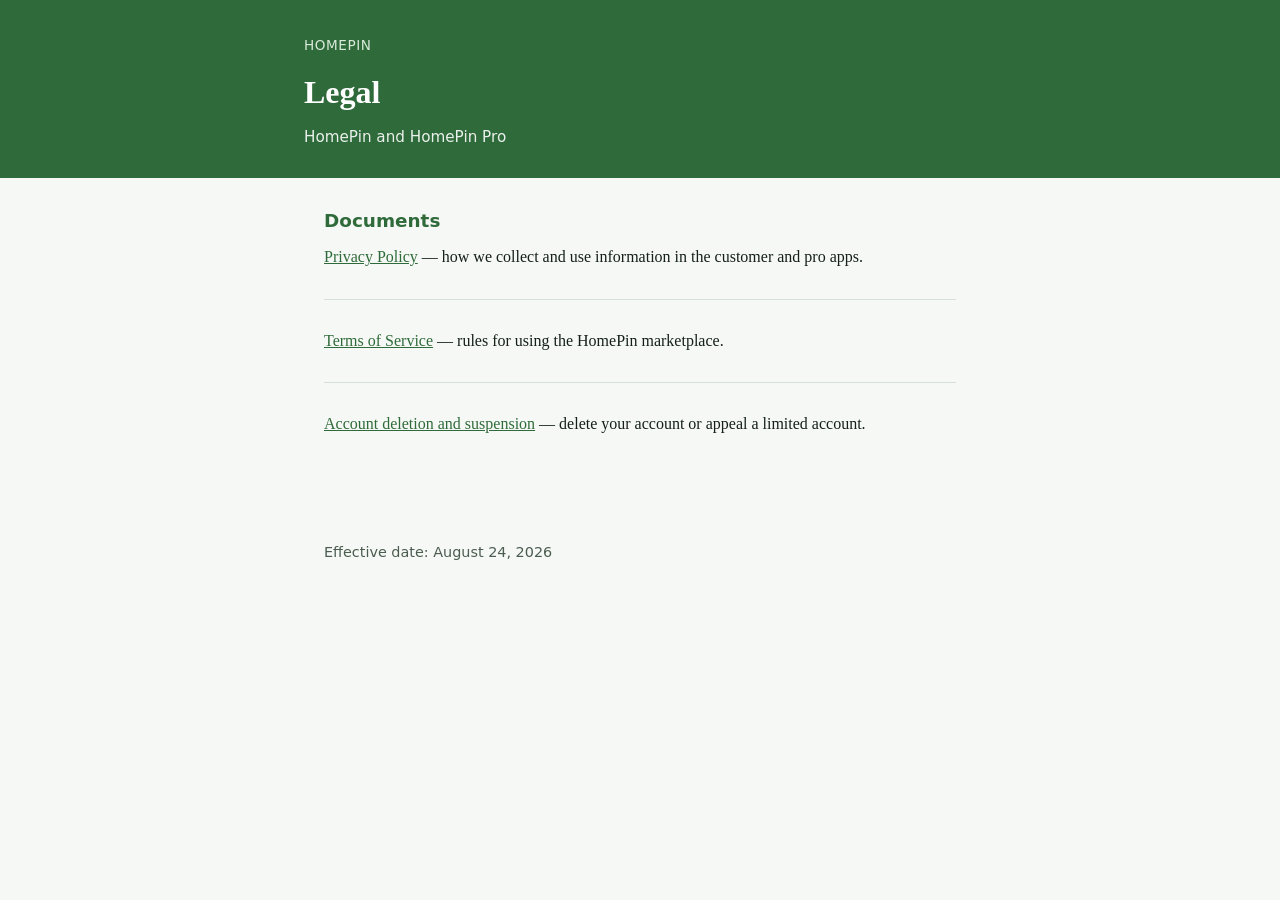
<file: index.html>
<!DOCTYPE html>
<html lang="en">
  <head>
    <meta charset="utf-8" />
    <meta name="viewport" content="width=device-width, initial-scale=1" />
    <title>HomePin legal</title>
    <meta
      name="description"
      content="Privacy Policy, Terms of Service, and account deletion for HomePin and HomePin Pro."
    />
    <link rel="stylesheet" href="./legal.css" />
  </head>
  <body>
    <header>
      <div class="wrap">
        <a href="./index.html">HomePin</a>
        <h1>Legal</h1>
        <p class="meta">HomePin and HomePin Pro</p>
      </div>
    </header>
    <main>
      <section>
        <h2>Documents</h2>
        <p>
          <a href="./privacy.html">Privacy Policy</a> — how we collect and use
          information in the customer and pro apps.
        </p>
      </section>
      <section>
        <p>
          <a href="./terms.html">Terms of Service</a> — rules for using the
          HomePin marketplace.
        </p>
      </section>
      <section>
        <p>
          <a href="./delete-account.html">Account deletion and suspension</a> —
          delete your account or appeal a limited account.
        </p>
      </section>
    </main>
    <footer>Effective date: August 24, 2026</footer>
  </body>
</html>
</file>
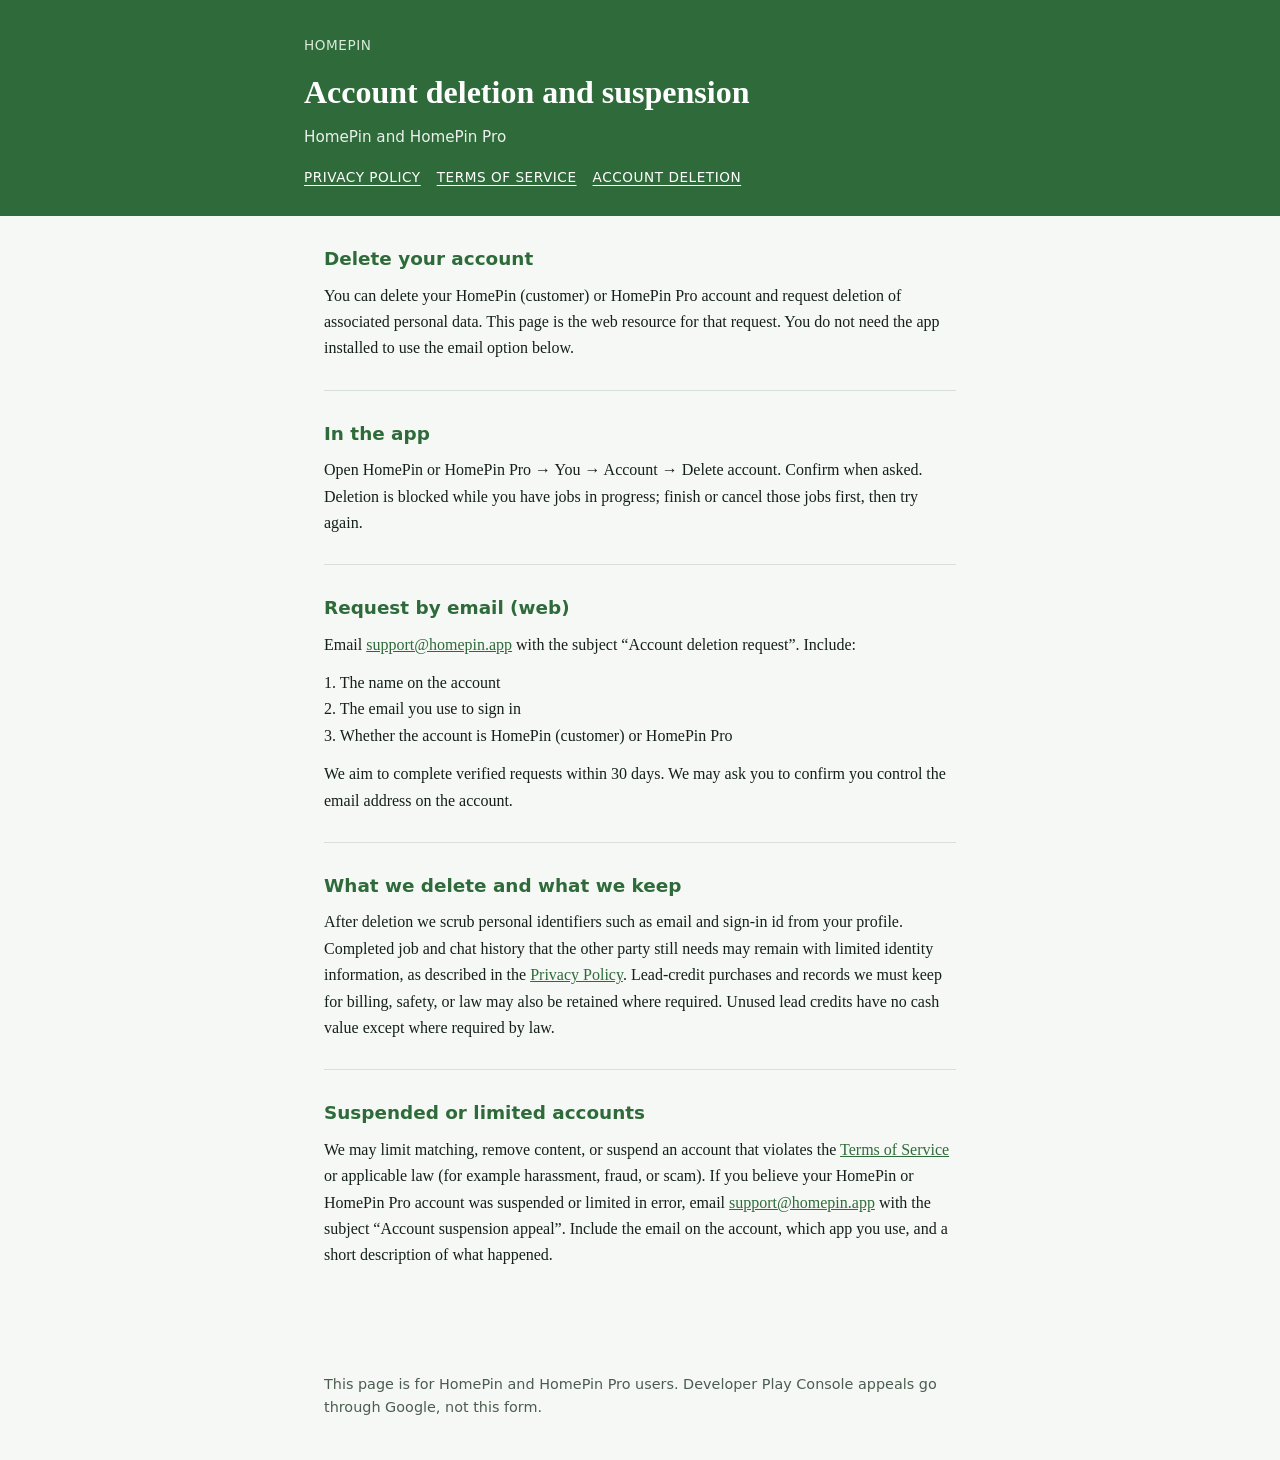
<file: delete-account.html>
<!DOCTYPE html>
<html lang="en">
  <head>
    <meta charset="utf-8" />
    <meta name="viewport" content="width=device-width, initial-scale=1" />
    <title>Account deletion and suspension — HomePin</title>
    <meta
      name="description"
      content="Delete a HomePin or HomePin Pro account, or ask about a suspended or limited account."
    />
    <link rel="stylesheet" href="./legal.css" />
  </head>
  <body>
    <header>
      <div class="wrap">
        <a href="./index.html">HomePin</a>
        <h1>Account deletion and suspension</h1>
        <p class="meta">HomePin and HomePin Pro</p>
        <nav>
          <a href="./privacy.html">Privacy Policy</a>
          <a href="./terms.html">Terms of Service</a>
          <a href="./delete-account.html">Account deletion</a>
        </nav>
      </div>
    </header>
    <main>
      <section id="delete">
        <h2>Delete your account</h2>
        <p>
          You can delete your HomePin (customer) or HomePin Pro account and
          request deletion of associated personal data. This page is the web
          resource for that request. You do not need the app installed to use
          the email option below.
        </p>
      </section>
      <section>
        <h2>In the app</h2>
        <p>
          Open HomePin or HomePin Pro → You → Account → Delete account. Confirm
          when asked. Deletion is blocked while you have jobs in progress;
          finish or cancel those jobs first, then try again.
        </p>
      </section>
      <section>
        <h2>Request by email (web)</h2>
        <p>
          Email
          <a
            href="mailto:support@homepin.app?subject=Account%20deletion%20request&amp;body=Please%20delete%20my%20HomePin%20account.%0A%0AName%3A%20%0AEmail%20on%20the%20account%3A%20%0AApp%20(HomePin%20or%20HomePin%20Pro)%3A%20%0A"
            >support@homepin.app</a
          >
          with the subject “Account deletion request”. Include:
        </p>
        <p style="margin-top: 0.75rem">
          1. The name on the account<br />
          2. The email you use to sign in<br />
          3. Whether the account is HomePin (customer) or HomePin Pro
        </p>
        <p style="margin-top: 0.75rem">
          We aim to complete verified requests within 30 days. We may ask you to
          confirm you control the email address on the account.
        </p>
      </section>
      <section>
        <h2>What we delete and what we keep</h2>
        <p>
          After deletion we scrub personal identifiers such as email and sign-in
          id from your profile. Completed job and chat history that the other
          party still needs may remain with limited identity information, as
          described in the
          <a href="./privacy.html">Privacy Policy</a>. Lead-credit purchases and
          records we must keep for billing, safety, or law may also be retained
          where required. Unused lead credits have no cash value except where
          required by law.
        </p>
      </section>
      <section id="suspension">
        <h2>Suspended or limited accounts</h2>
        <p>
          We may limit matching, remove content, or suspend an account that
          violates the <a href="./terms.html">Terms of Service</a> or applicable
          law (for example harassment, fraud, or scam). If you believe your
          HomePin or HomePin Pro account was suspended or limited in error,
          email
          <a
            href="mailto:support@homepin.app?subject=Account%20suspension%20appeal&amp;body=Please%20review%20my%20HomePin%20account%20suspension.%0A%0AName%3A%20%0AEmail%20on%20the%20account%3A%20%0AApp%20(HomePin%20or%20HomePin%20Pro)%3A%20%0AWhat%20happened%3A%20%0A"
            >support@homepin.app</a
          >
          with the subject “Account suspension appeal”. Include the email on the
          account, which app you use, and a short description of what happened.
        </p>
      </section>
    </main>
    <footer>
      This page is for HomePin and HomePin Pro users. Developer Play Console
      appeals go through Google, not this form.
    </footer>
  </body>
</html>
</file>
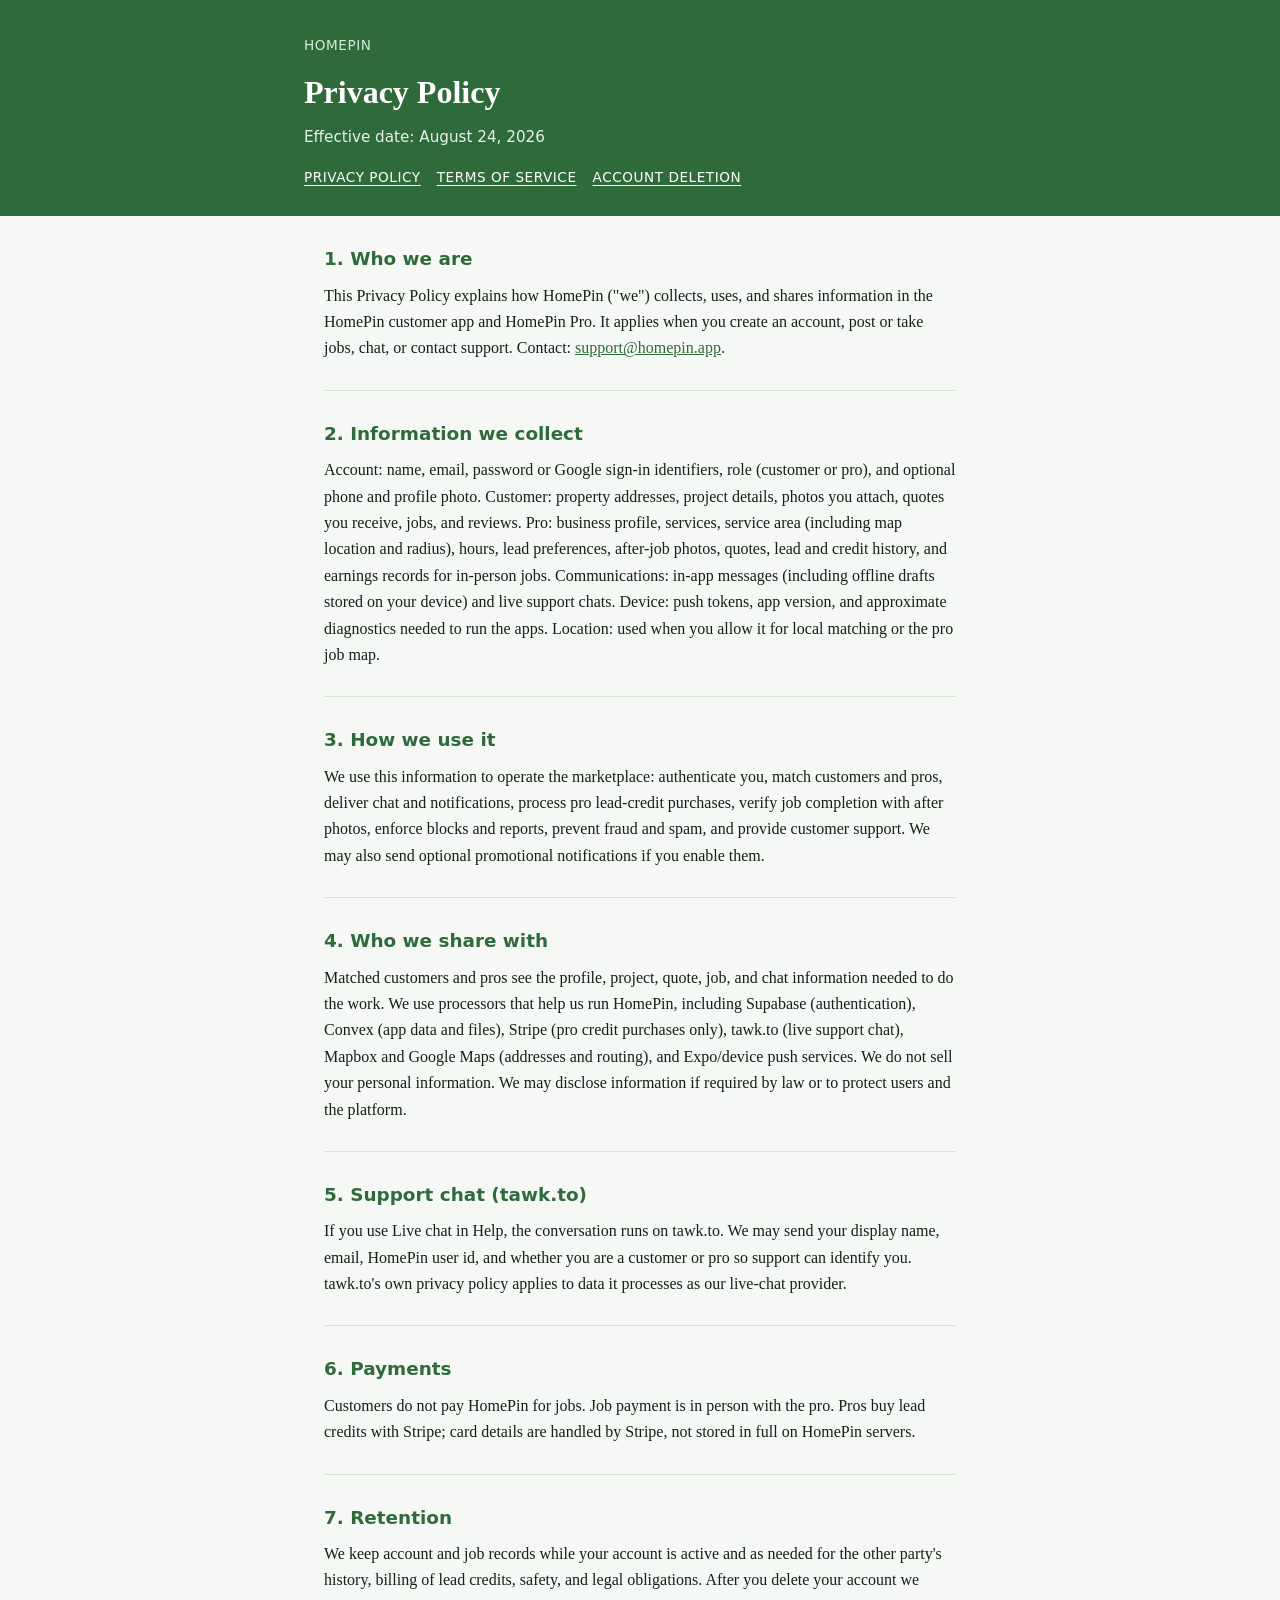
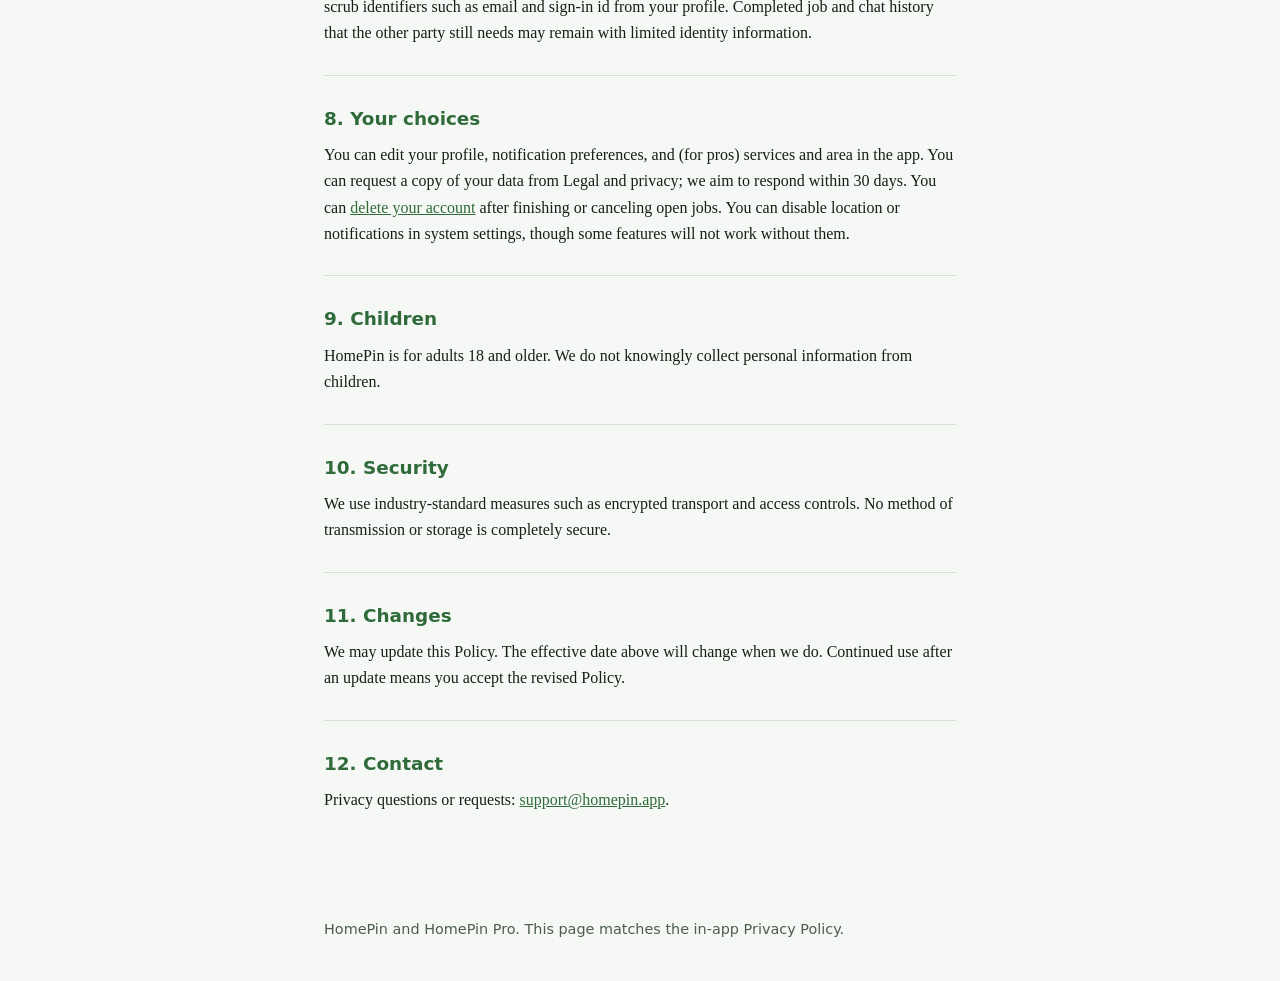
<file: privacy.html>
<!DOCTYPE html>
<html lang="en">
  <head>
    <meta charset="utf-8" />
    <meta name="viewport" content="width=device-width, initial-scale=1" />
    <title>Privacy Policy — HomePin</title>
    <meta
      name="description"
      content="Privacy Policy for the HomePin customer app and HomePin Pro."
    />
    <link rel="stylesheet" href="./legal.css" />
  </head>
  <body>
    <header>
      <div class="wrap">
        <a href="./index.html">HomePin</a>
        <h1>Privacy Policy</h1>
        <p class="meta">Effective date: August 24, 2026</p>
        <nav>
          <a href="./privacy.html">Privacy Policy</a>
          <a href="./terms.html">Terms of Service</a>
          <a href="./delete-account.html">Account deletion</a>
        </nav>
      </div>
    </header>
    <main>
      <section>
        <h2>1. Who we are</h2>
        <p>
          This Privacy Policy explains how HomePin ("we") collects, uses, and
          shares information in the HomePin customer app and HomePin Pro. It
          applies when you create an account, post or take jobs, chat, or
          contact support. Contact:
          <a href="mailto:support@homepin.app">support@homepin.app</a>.
        </p>
      </section>
      <section>
        <h2>2. Information we collect</h2>
        <p>
          Account: name, email, password or Google sign-in identifiers, role
          (customer or pro), and optional phone and profile photo. Customer:
          property addresses, project details, photos you attach, quotes you
          receive, jobs, and reviews. Pro: business profile, services, service
          area (including map location and radius), hours, lead preferences,
          after-job photos, quotes, lead and credit history, and earnings
          records for in-person jobs. Communications: in-app messages (including
          offline drafts stored on your device) and live support chats. Device:
          push tokens, app version, and approximate diagnostics needed to run
          the apps. Location: used when you allow it for local matching or the
          pro job map.
        </p>
      </section>
      <section>
        <h2>3. How we use it</h2>
        <p>
          We use this information to operate the marketplace: authenticate you,
          match customers and pros, deliver chat and notifications, process pro
          lead-credit purchases, verify job completion with after photos,
          enforce blocks and reports, prevent fraud and spam, and provide
          customer support. We may also send optional promotional notifications
          if you enable them.
        </p>
      </section>
      <section>
        <h2>4. Who we share with</h2>
        <p>
          Matched customers and pros see the profile, project, quote, job, and
          chat information needed to do the work. We use processors that help us
          run HomePin, including Supabase (authentication), Convex (app data and
          files), Stripe (pro credit purchases only), tawk.to (live support
          chat), Mapbox and Google Maps (addresses and routing), and Expo/device
          push services. We do not sell your personal information. We may
          disclose information if required by law or to protect users and the
          platform.
        </p>
      </section>
      <section>
        <h2>5. Support chat (tawk.to)</h2>
        <p>
          If you use Live chat in Help, the conversation runs on tawk.to. We may
          send your display name, email, HomePin user id, and whether you are a
          customer or pro so support can identify you. tawk.to's own privacy
          policy applies to data it processes as our live-chat provider.
        </p>
      </section>
      <section>
        <h2>6. Payments</h2>
        <p>
          Customers do not pay HomePin for jobs. Job payment is in person with
          the pro. Pros buy lead credits with Stripe; card details are handled
          by Stripe, not stored in full on HomePin servers.
        </p>
      </section>
      <section>
        <h2>7. Retention</h2>
        <p>
          We keep account and job records while your account is active and as
          needed for the other party's history, billing of lead credits, safety,
          and legal obligations. After you delete your account we scrub
          identifiers such as email and sign-in id from your profile. Completed
          job and chat history that the other party still needs may remain with
          limited identity information.
        </p>
      </section>
      <section>
        <h2>8. Your choices</h2>
        <p>
          You can edit your profile, notification preferences, and (for pros)
          services and area in the app. You can request a copy of your data from
          Legal and privacy; we aim to respond within 30 days. You can
          <a href="./delete-account.html">delete your account</a> after
          finishing or canceling open jobs. You can disable
          location or notifications in system settings, though some features
          will not work without them.
        </p>
      </section>
      <section>
        <h2>9. Children</h2>
        <p>
          HomePin is for adults 18 and older. We do not knowingly collect
          personal information from children.
        </p>
      </section>
      <section>
        <h2>10. Security</h2>
        <p>
          We use industry-standard measures such as encrypted transport and
          access controls. No method of transmission or storage is completely
          secure.
        </p>
      </section>
      <section>
        <h2>11. Changes</h2>
        <p>
          We may update this Policy. The effective date above will change when
          we do. Continued use after an update means you accept the revised
          Policy.
        </p>
      </section>
      <section>
        <h2>12. Contact</h2>
        <p>
          Privacy questions or requests:
          <a href="mailto:support@homepin.app">support@homepin.app</a>.
        </p>
      </section>
    </main>
    <footer>
      HomePin and HomePin Pro. This page matches the in-app Privacy Policy.
    </footer>
  </body>
</html>
</file>
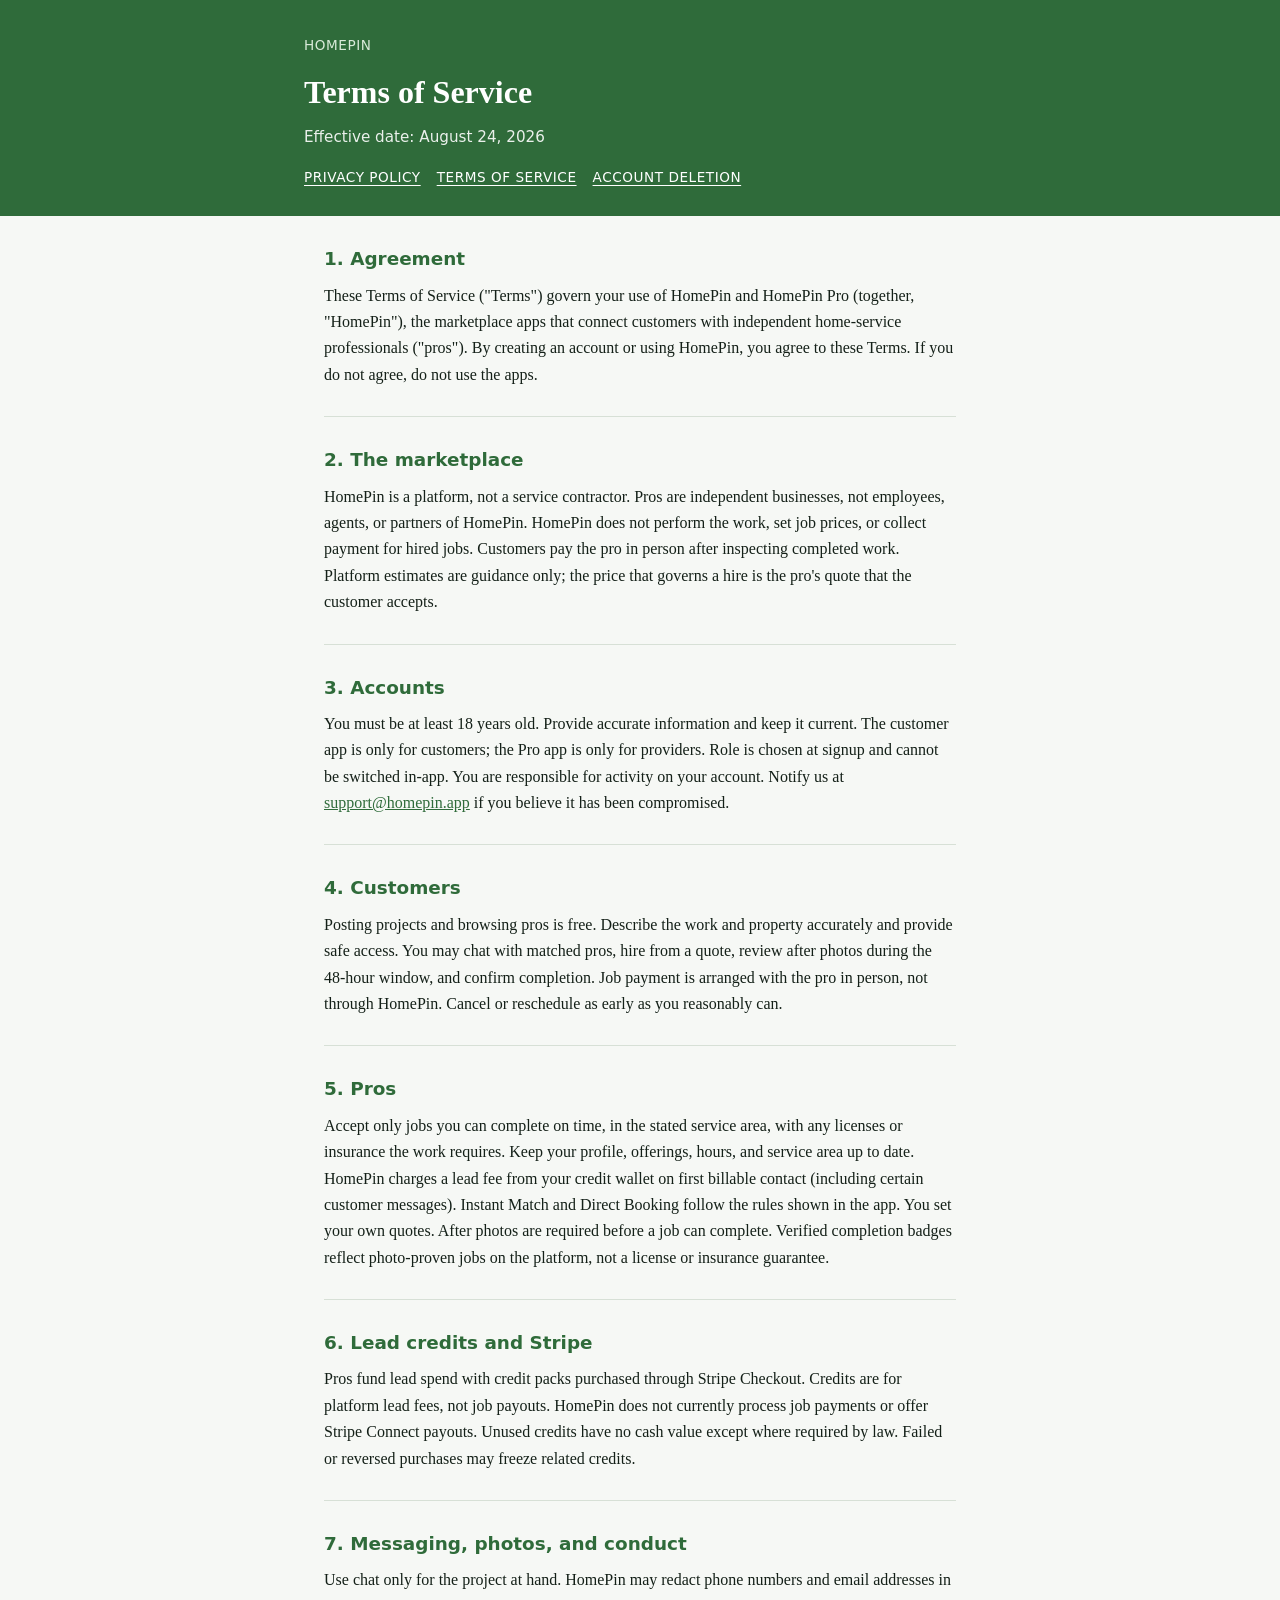
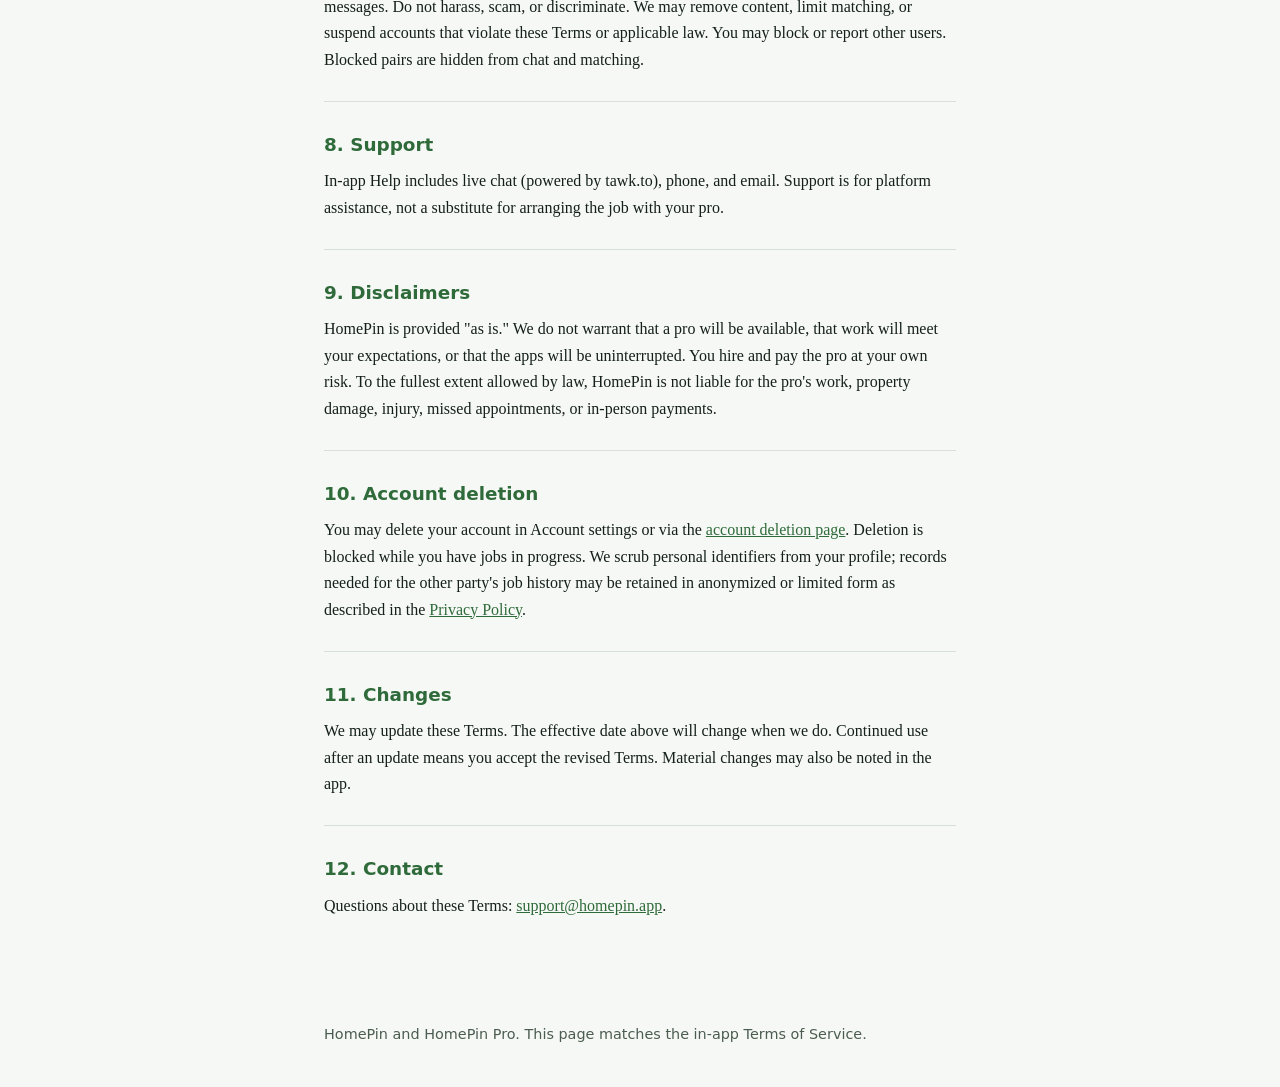
<file: terms.html>
<!DOCTYPE html>
<html lang="en">
  <head>
    <meta charset="utf-8" />
    <meta name="viewport" content="width=device-width, initial-scale=1" />
    <title>Terms of Service — HomePin</title>
    <meta
      name="description"
      content="Terms of Service for the HomePin customer app and HomePin Pro."
    />
    <link rel="stylesheet" href="./legal.css" />
  </head>
  <body>
    <header>
      <div class="wrap">
        <a href="./index.html">HomePin</a>
        <h1>Terms of Service</h1>
        <p class="meta">Effective date: August 24, 2026</p>
        <nav>
          <a href="./privacy.html">Privacy Policy</a>
          <a href="./terms.html">Terms of Service</a>
          <a href="./delete-account.html">Account deletion</a>
        </nav>
      </div>
    </header>
    <main>
      <section>
        <h2>1. Agreement</h2>
        <p>
          These Terms of Service ("Terms") govern your use of HomePin and
          HomePin Pro (together, "HomePin"), the marketplace apps that connect
          customers with independent home-service professionals ("pros"). By
          creating an account or using HomePin, you agree to these Terms. If you
          do not agree, do not use the apps.
        </p>
      </section>
      <section>
        <h2>2. The marketplace</h2>
        <p>
          HomePin is a platform, not a service contractor. Pros are independent
          businesses, not employees, agents, or partners of HomePin. HomePin
          does not perform the work, set job prices, or collect payment for
          hired jobs. Customers pay the pro in person after inspecting completed
          work. Platform estimates are guidance only; the price that governs a
          hire is the pro's quote that the customer accepts.
        </p>
      </section>
      <section>
        <h2>3. Accounts</h2>
        <p>
          You must be at least 18 years old. Provide accurate information and
          keep it current. The customer app is only for customers; the Pro app
          is only for providers. Role is chosen at signup and cannot be switched
          in-app. You are responsible for activity on your account. Notify us at
          <a href="mailto:support@homepin.app">support@homepin.app</a> if you
          believe it has been compromised.
        </p>
      </section>
      <section>
        <h2>4. Customers</h2>
        <p>
          Posting projects and browsing pros is free. Describe the work and
          property accurately and provide safe access. You may chat with matched
          pros, hire from a quote, review after photos during the 48-hour
          window, and confirm completion. Job payment is arranged with the pro
          in person, not through HomePin. Cancel or reschedule as early as you
          reasonably can.
        </p>
      </section>
      <section>
        <h2>5. Pros</h2>
        <p>
          Accept only jobs you can complete on time, in the stated service area,
          with any licenses or insurance the work requires. Keep your profile,
          offerings, hours, and service area up to date. HomePin charges a lead
          fee from your credit wallet on first billable contact (including
          certain customer messages). Instant Match and Direct Booking follow
          the rules shown in the app. You set your own quotes. After photos are
          required before a job can complete. Verified completion badges reflect
          photo-proven jobs on the platform, not a license or insurance
          guarantee.
        </p>
      </section>
      <section>
        <h2>6. Lead credits and Stripe</h2>
        <p>
          Pros fund lead spend with credit packs purchased through Stripe
          Checkout. Credits are for platform lead fees, not job payouts. HomePin
          does not currently process job payments or offer Stripe Connect
          payouts. Unused credits have no cash value except where required by
          law. Failed or reversed purchases may freeze related credits.
        </p>
      </section>
      <section>
        <h2>7. Messaging, photos, and conduct</h2>
        <p>
          Use chat only for the project at hand. HomePin may redact phone
          numbers and email addresses in messages. Do not harass, scam, or
          discriminate. We may remove content, limit matching, or suspend
          accounts that violate these Terms or applicable law. You may block or
          report other users. Blocked pairs are hidden from chat and matching.
        </p>
      </section>
      <section>
        <h2>8. Support</h2>
        <p>
          In-app Help includes live chat (powered by tawk.to), phone, and email.
          Support is for platform assistance, not a substitute for arranging the
          job with your pro.
        </p>
      </section>
      <section>
        <h2>9. Disclaimers</h2>
        <p>
          HomePin is provided "as is." We do not warrant that a pro will be
          available, that work will meet your expectations, or that the apps
          will be uninterrupted. You hire and pay the pro at your own risk. To
          the fullest extent allowed by law, HomePin is not liable for the pro's
          work, property damage, injury, missed appointments, or in-person
          payments.
        </p>
      </section>
      <section>
        <h2>10. Account deletion</h2>
        <p>
          You may delete your account in Account settings or via the
          <a href="./delete-account.html">account deletion page</a>. Deletion is
          blocked while you have jobs in progress. We scrub personal identifiers from
          your profile; records needed for the other party's job history may be
          retained in anonymized or limited form as described in the
          <a href="./privacy.html">Privacy Policy</a>.
        </p>
      </section>
      <section>
        <h2>11. Changes</h2>
        <p>
          We may update these Terms. The effective date above will change when
          we do. Continued use after an update means you accept the revised
          Terms. Material changes may also be noted in the app.
        </p>
      </section>
      <section>
        <h2>12. Contact</h2>
        <p>
          Questions about these Terms:
          <a href="mailto:support@homepin.app">support@homepin.app</a>.
        </p>
      </section>
    </main>
    <footer>
      HomePin and HomePin Pro. This page matches the in-app Terms of Service.
    </footer>
  </body>
</html>
</file>
<file: legal.css>
:root {
  --green: #2f6b3a;
  --ink: #142018;
  --muted: #4b5c50;
  --paper: #f6f8f5;
  --line: #d7e0d6;
}

* {
  box-sizing: border-box;
}

body {
  margin: 0;
  font-family: Georgia, "Times New Roman", serif;
  color: var(--ink);
  background: var(--paper);
  line-height: 1.65;
}

header {
  background: var(--green);
  color: #fff;
  padding: 2rem 1.25rem 1.75rem;
}

header .wrap,
main,
footer {
  max-width: 42rem;
  margin: 0 auto;
}

header a {
  color: #d9ead9;
  text-decoration: none;
  font-family: system-ui, sans-serif;
  font-size: 0.85rem;
  letter-spacing: 0.04em;
  text-transform: uppercase;
}

h1 {
  margin: 0.5rem 0 0.35rem;
  font-size: 2rem;
  font-weight: 700;
}

.meta {
  margin: 0;
  opacity: 0.9;
  font-family: system-ui, sans-serif;
  font-size: 0.95rem;
}

nav {
  display: flex;
  gap: 1rem;
  margin-top: 1rem;
  font-family: system-ui, sans-serif;
}

nav a {
  color: #fff;
  text-decoration: underline;
  text-underline-offset: 0.2em;
}

main {
  padding: 1.75rem 1.25rem 3rem;
}

section {
  margin: 0 0 1.75rem;
  padding-bottom: 1.75rem;
  border-bottom: 1px solid var(--line);
}

section:last-of-type {
  border-bottom: 0;
}

h2 {
  font-size: 1.15rem;
  margin: 0 0 0.5rem;
  color: var(--green);
  font-family: system-ui, sans-serif;
}

p {
  margin: 0;
}

a {
  color: var(--green);
}

footer {
  padding: 0 1.25rem 2.5rem;
  color: var(--muted);
  font-family: system-ui, sans-serif;
  font-size: 0.9rem;
}
</file>
